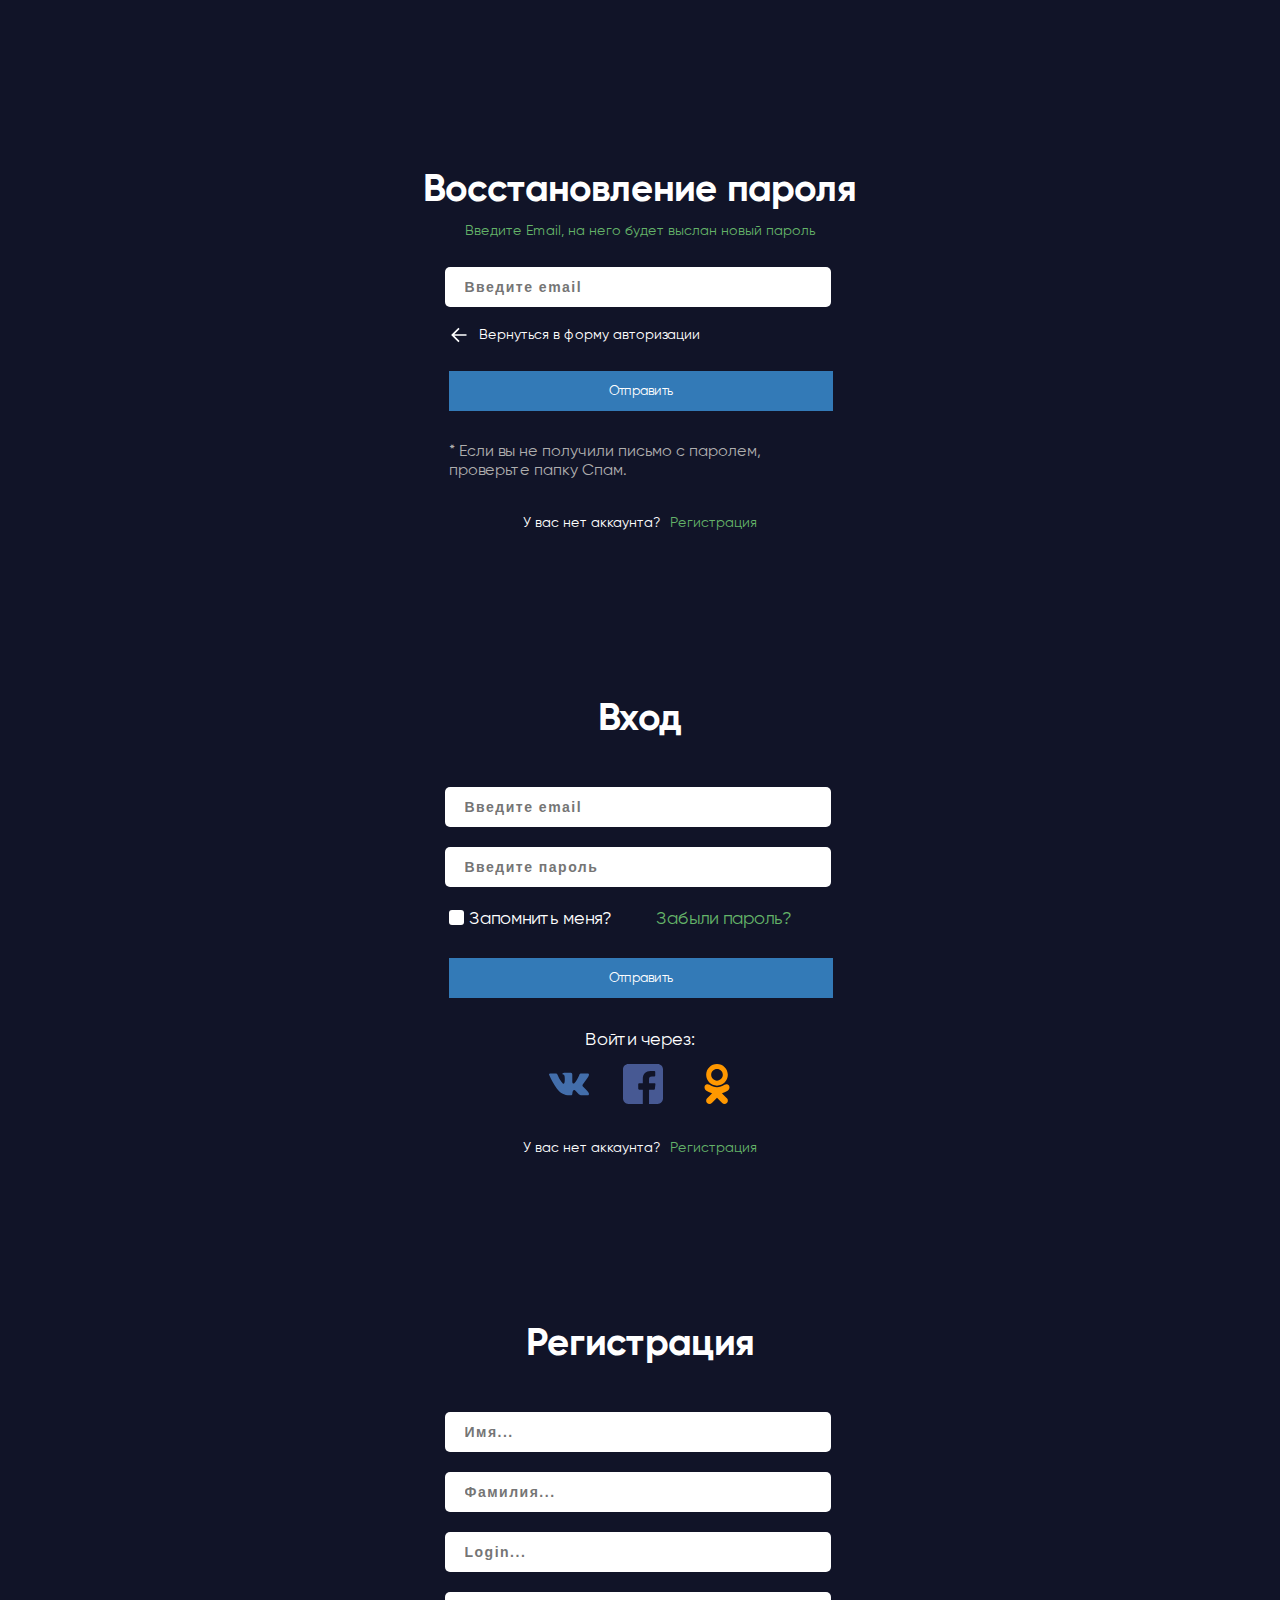
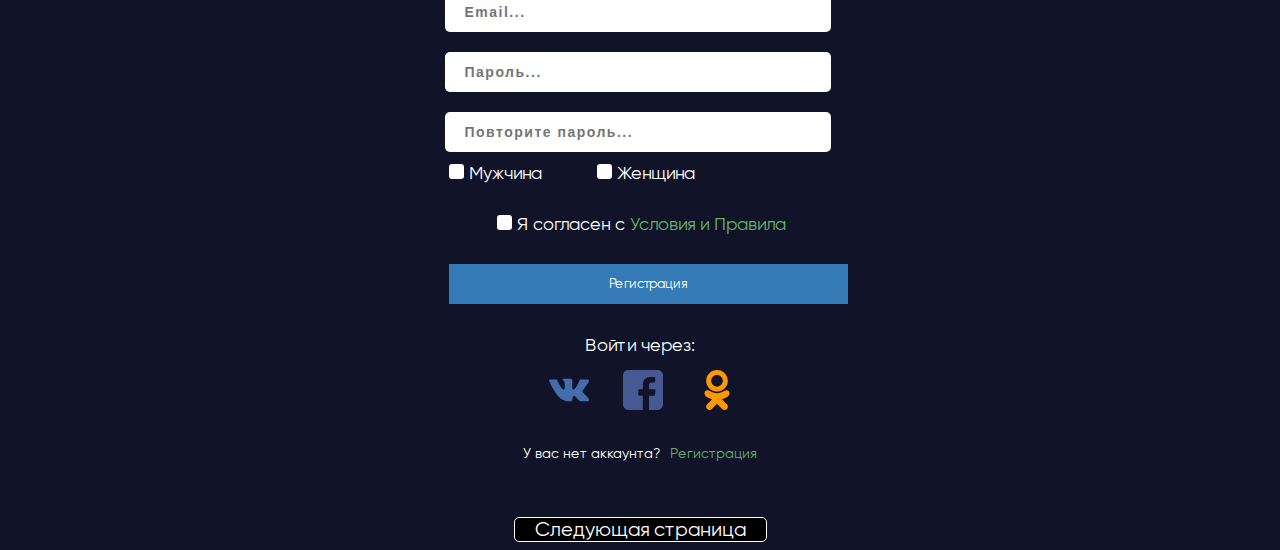
<file: index.html>
<!DOCTYPE html>
<html lang="en">

<head>
	<meta charset="UTF-8">
	<meta name="viewport" content="width=device-width, initial-scale=1.0">
	<link rel="stylesheet" href="css/style.css">
	<title>Document</title>
</head>

<body>



	<div class="wrapper">
		<div class="container">


			<div class="form__1">
				<section class="section">

					<h2 class="section__h2">
						Восстановление пароля
					</h2>

					<p class="section__p">
						Введите Email, на него будет выслан новый пароль
					</p>

				</section>


				<form action="#" class="form">

					<div class="input">
						<label class="form__label" for="name"></label>
						<input tabindex="1" id="name" autocomplete="off" type="email" name="form[]" data-error="Ошибка"
							placeholder="Введите email" class="input__label">
					</div>


					<div class="text">
						<p tabindex="2" class="text__p"><a href="#">Вернуться в форму авторизации</a></p>
					</div>

					<button autofocus class="btn" type="submit">
						Отправить
					</button>

					<div class="textt">
						<p class="p">
							* Если вы не получили письмо с паролем,
							проверьте папку Спам.
						</p>
					</div>



				</form>


				<div class="reg">
					<p class="reg__pp">
						У вас нет аккаунта? <span><a href="">Регистрация</a></span>
					</p>
				</div>

			</div>

			<div class="form__2">
				<section class="section">

					<h2 class="section__h2">
						Вход
					</h2>

					<!-- <p class="section__p">
							Введите Email, на него будет выслан новый пароль
						</p> -->

				</section>


				<form action="#" class="form2">

					<div class="input">
						<label class="form__label" for="name1"></label>
						<input tabindex="2" id="name1" autocomplete="off" type="email" name="form[]" data-error="Ошибка"
							placeholder="Введите email" class="input__label">
					</div>

					<div class="input">
						<label class="form__label" for="name2"></label>
						<input tabindex="3" id="name2" autocomplete="off" type="password" name="form[]" data-error="Ошибка"
							placeholder="Введите пароль" class="input__label">
					</div>

					<div class="text2">
						<input tabindex="4" id="chek" type="checkbox" name="form[]" data-error="Ошибка" data-value=""
							class="chekb">
						<label class="form2__label" for="chek">Запомнить меня?</label>

						<p class="inp__text">
							<a href="" class="form2__link">
								Забыли пароль?
							</a>
						</p>
					</div>

					<button  class="btn" type="submit">
						Отправить
					</button>

					<!-- <div class="textt">
						<p class="p">
							Если вы не получили письмо с паролем,
							проверьте папку Спам.
						</p>
					</div> -->



				</form>

				<div class="social">
					<h2 class="social__h2">
						Войти через:
					</h2>

					<div class="social__item">
						<a href="" class="social__link">
							<img src="img/vk.svg" alt="">
						</a>
						<a href="" class="social__link">
							<img src="img/facebook.svg" alt="">
						</a>
						<a href="" class="social__link">
							<img src="img/odnoklassniki.svg" alt="">
						</a>
					</div>
				</div>


				<div class="reg">
					<p class="reg__pp">
						У вас нет аккаунта? <span><a href="">Регистрация</a></span>
					</p>
				</div>

			</div>

			<div class="form__3">
				<section class="section">

					<h2 class="section__h2">
						Регистрация
					</h2>

					<!-- <p class="section__p">
							Введите Email, на него будет выслан новый пароль
						</p> -->

				</section>


				<form action="#" class="form2">

					<div class="input">
						<label class="form__label" for="name4"></label>
						<input tabindex="5" id="name4" autocomplete="off" type="email" name="form[]" data-error="Ошибка"
							placeholder="Имя..." class="input__label">
					</div>

					<div class="input">
						<label class="form__label" for="name5"></label>
						<input tabindex="6" id="name5" autocomplete="off" type="text" name="form[]" data-error="Ошибка"
							placeholder="Фамилия..." class="input__label">
					</div>

					<div class="input">
						<label class="form__label" for="name6"></label>
						<input tabindex="7" id="name6" autocomplete="off" type="text" name="form[]" data-error="Ошибка"
							placeholder="Login..." class="input__label">
					</div>
					<div class="input">
						<label class="form__label" for="name7"></label>
						<input tabindex="8" id="name7" autocomplete="off" type="email" name="form[]" data-error="Ошибка"
							placeholder="Email..." class="input__label">
					</div>

					<div class="input">
						<label class="form__label" for="name8"></label>
						<input tabindex="9" id="name8" autocomplete="off" type="password" name="form[]" data-error="Ошибка"
							placeholder="Пароль..." class="input__label">
					</div>
					<div class="input">
						<label class="form__label" for="name9"></label>
						<input tabindex="10" id="name9" autocomplete="off" type="password" name="form[]" data-error="Ошибка"
							placeholder="Повторите пароль..." class="input__label">
					</div>

					<div class="radio">
						<div class="radio__m">
							<input id="radiomale"  type="radio" name="form[]" data-error="Ошибка" data-value="" class="radio__mm">
							<label tabindex="11" class="label__m" for="radiomale">Мужчина</label>
						</div>
						<div class="radio__f">
							<input id="radiofemale"  type="radio" name="form[]" data-error="Ошибка" data-value="" class="radio__ff">
							<label tabindex="12" class="label__f" for="radiofemale">Женщина</label>
						</div>
						
					</div>

					<div class="text3">
						<input tabindex="13" id="chekbbb" type="checkbox" name="form[]" data-error="Ошибка" data-value=""
							class="chek__text">
						<label class="label__text" for="chekbbb">Я согласен с</label>

						<p class="inp__text">
							<a href="" class="form3__link">
								Условия и Правила
							</a>
						</p>
					</div>

					

					<button  class="btn" type="submit">
						Регистрация
					</button>

					



				</form>

				<div class="social">
					<h2 class="social__h2">
						Войти через:
					</h2>

					<div class="social__item">
						<a href="" class="social__link">
							<img src="img/vk.svg" alt="">
						</a>
						<a href="" class="social__link">
							<img src="img/facebook.svg" alt="">
						</a>
						<a href="" class="social__link">
							<img src="img/odnoklassniki.svg" alt="">
						</a>
					</div>
				</div>


				<div class="reg">
					<p class="reg__pp">
						У вас нет аккаунта? <span><a href="">Регистрация</a></span>
					</p>
				</div>

			</div>







		</div>

		<div class="lastpage">
			<a target="_blank" href="fast.html" class="link">
				Следующая страница
			</a>
		</div>
	</div>

</body>

</html>
</file>
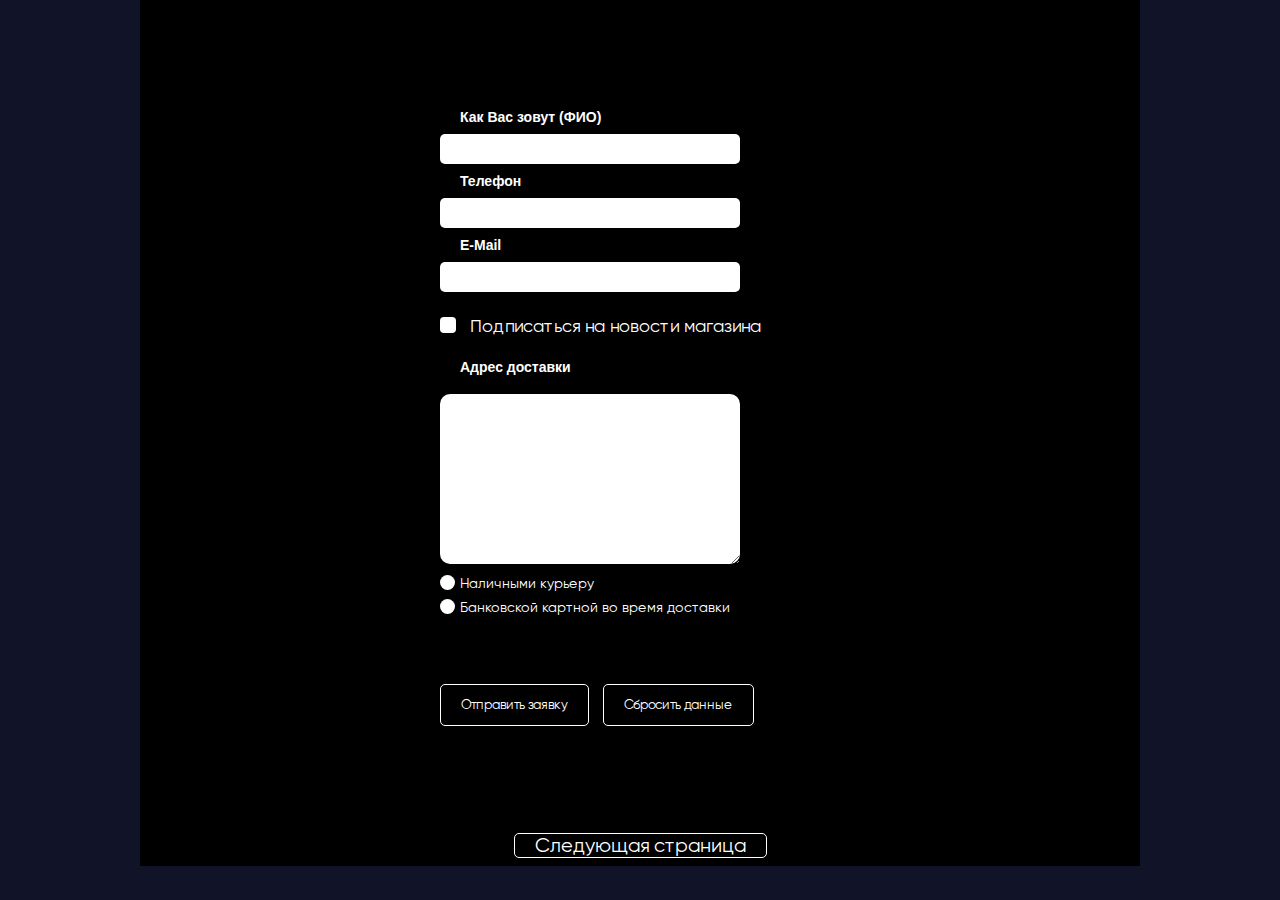
<file: fast.html>
<!DOCTYPE html>
<html lang="en">

<head>
	<meta charset="UTF-8">
	<meta name="viewport" content="width=device-width, initial-scale=1.0">
	<link rel="stylesheet" href="css/style.css">
	<title>Document</title>
</head>

<body>

	<div class="containerrr">

		<form action="#" class="fast">

			<div class="inp">
				<label class="name__input" for="username">Как Вас зовут (ФИО)</label>
				<input tabindex="1" minlength="0" id="username" autocomplete="off" type="text" name="form[]"
					data-error="Ошибка" data-value="" class="input">
			</div>

			<div class="inp">
				<label class="name__input" for="userpass">Телефон</label>
				<input tabindex="2" minlength="0" id="userpass" autocomplete="off" type="tel" name="form[]"
					data-error="Ошибка" data-value="" class="input">
			</div>

			<div class="inp">
				<label class="name__input" for="usermail">E-Mail</label>
				<input tabindex="3" minlength="0" id="usermail" autocomplete="off" type="email" name="form[]"
					data-error="Ошибка" data-value="" class="input">
			</div>

			<div class="inp">
				<!-- <label for="usermail">E-Mail</label> -->
				<input tabindex="4" class="propis__input" id="userpodpiska" type="checkbox" name="form[]"
					data-error="Ошибка">
				<label class="propis__label" for="userpodpiska">Подписаться на новости магазина</label>
			</div>

			<div class="inp">
				<label class="name__input" for="useradresss">Адрес доставки</label>
				<textarea tabindex="5" class="ares__textarea" id="useradresss" cols="30" rows="10"></textarea>
				<!-- <label for="userpodpiska">Подписаться на новости магазина</label> -->
			</div>


			<div class="inp1">
				<input class="curier__input" id="usercurier" type="radio" name="form[]" data-error="Ошибка" data-value="">
				<label tabindex="6" class="curier__label" for="usercurier">Наличными курьеру</label>
			</div>
			<div class="inp2">
				<input class="bank__input" id="userbank" type="radio" name="form[]" data-error="Ошибка" data-value="">
				<label tabindex="7" class="bank__label" for="userbank">Банковской картной во время доставки</label>
			</div>

			<div class="btnn">
				<button class="button" autofocus type="submit">
					Отправить заявку
				</button>
				<button class="button" type="reset">
					Сбросить данные
				</button>
			</div>

			<!-- 		<div class="butn">
			<input multiple   type="file" 
				class="button">
				<label for=""></label>
		</div>
 -->
		</form>

		<div class="lastpage">
			<a target="_blank" href="registr.html" class="link">
				Следующая страница
			</a>
		</div>

	</div>

</body>

</html>
</file>
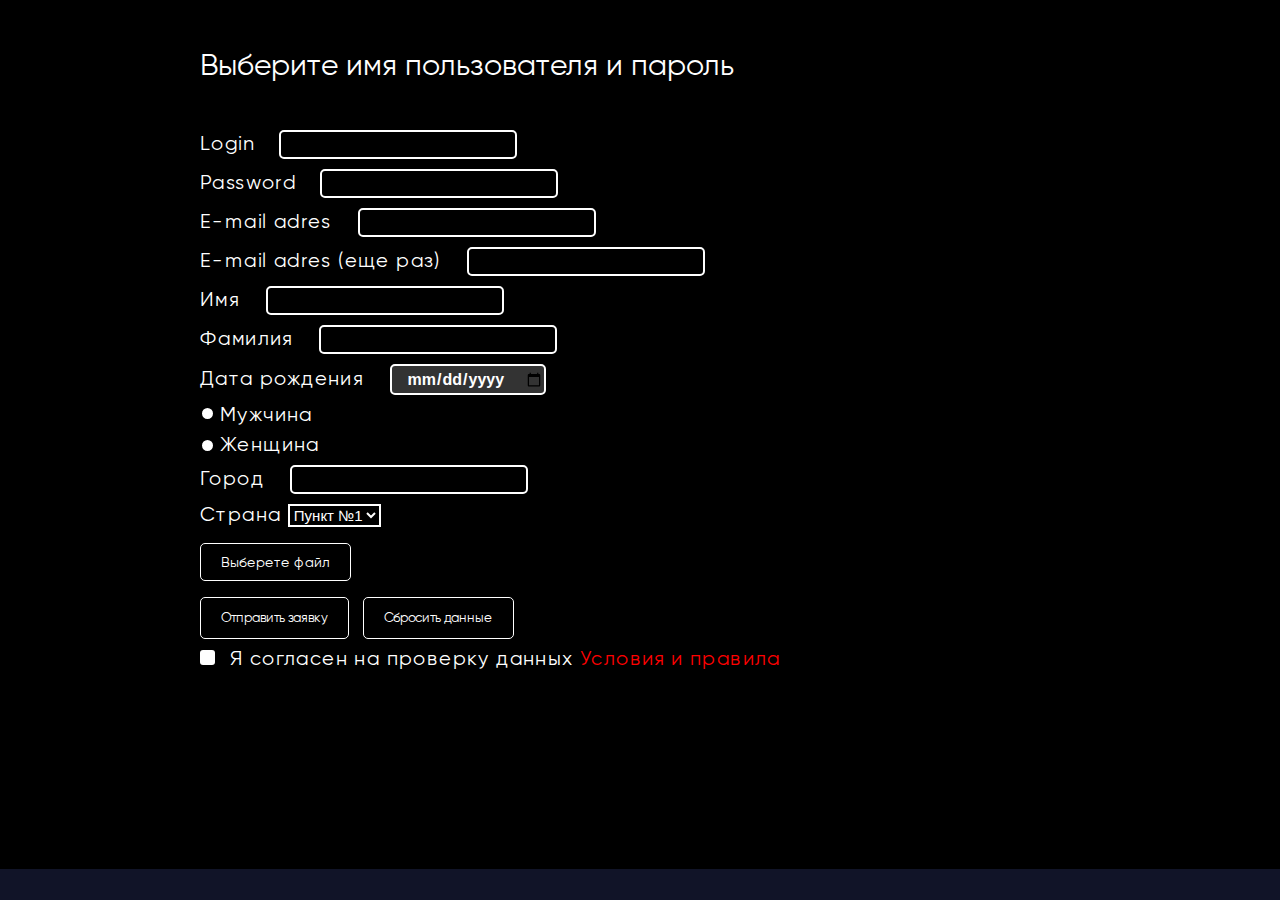
<file: registr.html>
<!DOCTYPE html>
<html lang="en">

<head>
	<meta charset="UTF-8">
	<meta name="viewport" content="width=device-width, initial-scale=1.0">
	<link rel="stylesheet" href="css/style.css">
	<title>Document</title>
</head>

<body>
	<div class="containerrrrs">

		<form action="#" class="regg">

			<section class="section__reg">
				<h2 class="h2__reg">
					Выберите имя пользователя и пароль
				</h2>
			</section>

			<div class="login">
				<label for="redlogin" class="reg__login">Login</label>
				<input minlength="1" required tabindex="1" id="redlogin" autocomplete="off" type="text" name="form[]"
					data-error="Ошибка" data-value="" class="reg__input">
			</div>
			<div class="password">
				<label for="redpass" class="reg__login">Password</label>
				<input minlength="1" required tabindex="2" id="redpass" autocomplete="off" type="text" name="form[]"
					data-error="Ошибка" data-value="" class="reg__input">
			</div>

			<div class="mail">
				<label for="regemail" class="reg__mail">E-mail adres</label>
				<input minlength="1" required tabindex="3" id="regemail" autocomplete="off" type="email" name="form[]"
					data-error="Ошибка" data-value="" class="reg__input">
			</div>
			<div class="mail">
				<label for="regemail1" class="reg__mail">E-mail adres (еще раз)</label>
				<input minlength="1" required tabindex="4" id="regemail1" autocomplete="off" type="email" name="form[]"
					data-error="Ошибка" data-value="" class="reg__input">
			</div>

			<div class="name">
				<label for="regname" class="reg__name">Имя</label>
				<input minlength="1" required tabindex="5" id="regname" autocomplete="off" type="text" name="form[]"
					data-error="Ошибка" data-value="" class="reg__input">
			</div>
			<div class="surname">
				<label for="regsurname" class="reg__surname">Фамилия</label>
				<input minlength="1" required tabindex="6" id="regsurname" autocomplete="off" type="text" name="form[]"
					data-error="Ошибка" data-value="" class="reg__input">
			</div>
			<div class="date">
				<label for="regsurdate" class="reg__surname">Дата рождения</label>
				<input required tabindex="7" id="regsurdate" autocomplete="off" type="date" value="" name="form[]"
					data-error="Ошибка" data-value="" class="reg__input date__inp">
			</div>

			<div class="radio1">
				<input tabindex="8" id="regradio1" type="radio" name="form[]" data-error="Ошибка" data-value=""
					class="reg__radio">
				<label tabindex="8" for="regradio1" class="reg__radio1">
					Мужчина</label>
			</div>

			<div class="radio2">
				<input tabindex="9" id="regradio2" type="radio" name="form[]" data-error="Ошибка" data-value=""
					class="reg__radio0">
				<label tabindex="9" for="regradio2" class="reg__radio2">
					Женщина</label>
			</div>

			<div class="sity">
				<label for="regsity" class="reg__sity">Город</label>
				<input tabindex="9" id="regsity" autocomplete="off" type="text" name="form[]" data-error="Ошибка"
					data-value="" class="reg__input">
			</div>

			<div class="counry">
				<label for="regcount" class="reg__country">Страна</label>
				<select id="regcount" tabindex="10" name="form[]" class="reg__counry">
					<option value="1" selected="selected">Пункт №1</option>
					<option value="2">Пункт №2</option>
					<option value="3">Пункт №3</option>
					<option value="4">Пункт №4</option>
					<option value="5">Пункт №5</option>
					<option value="6">Пункт №6</option>
					<option value="7">Пункт №7</option>
					<option value="8">Пункт №8</option>
				</select>
			</div>

			<div class="file">
				<label for="fille" class="filelabel">Выберете файл</label>
				<input id="fille" type="file" name="form[]" data-error="Ошибка" data-value="" class="fileinput">
			</div>

			<div class="btnn">
				<button class="button" autofocus type="submit">
					Отправить заявку
				</button>
				<button class="button" type="reset">
					Сбросить данные
				</button>
			</div>

			<div class="info">
				<input tabindex="11" id="reginfo" type="checkbox" name="form[]" data-error="Ошибка" data-value=""
					class="reg__cheked">
				<label tabindex="11" for="reginfo" class="reg__chek">
					Я согласен на проверку данных <a href="#" class="reg__link">Условия и правила</a>
				</label>
			</div>

		</form>

	</div>
</body>

</html>
</file>
<file: css/style.css>
@font-face {
  font-family: "Gilroy";
  src: url("../fonts/Gilroy-Regular.woff2") format("woff2"),
    url("../fonts/Gilroy-Regular.woff") format("woff");
  font-weight: normal;
  font-style: normal;
  font-display: swap;
}

@font-face {
  font-family: "Gilroy";
  src: url("../fonts/Gilroy-Bold.woff2") format("woff2"),
    url("../fonts/Gilroy-Bold.woff") format("woff");
  font-weight: bold;
  font-style: normal;
  font-display: swap;
}

@font-face {
  font-family: "Gilroy";
  src: url("Gilroy-Medium.woff2") format("woff2"),
    url("Gilroy-Medium.woff") format("woff");
  font-weight: 500;
  font-style: normal;
  font-display: swap;
}

@font-face {
  font-family: "Gilroy";
  src: url("Gilroy-Semibold.woff2") format("woff2"),
    url("Gilroy-Semibold.woff") format("woff");
  font-weight: 600;
  font-style: normal;
  font-display: swap;
}

@font-face {
  font-family: "Gilroy";
  src: url("Gilroy-Extrabold.woff2") format("woff2"),
    url("Gilroy-Extrabold.woff") format("woff");
  font-weight: 800;
  font-style: normal;
  font-display: swap;
}

/*Обнуление*/
* {
  padding: 0;
  margin: 0;
  border: 0;
}
*,
*:before,
*:after {
  -moz-box-sizing: border-box;
  -webkit-box-sizing: border-box;
  box-sizing: border-box;
}
:focus,
:active {
  outline: none;
}
a:focus,
a:active {
  outline: none;
}
nav,
footer,
header,
aside {
  display: block;
}
html,
body {
  height: 100%;
  width: 100%;
  font-size: 100%;
  line-height: 1;
  font-size: 14px;
  -ms-text-size-adjust: 100%;
  -moz-text-size-adjust: 100%;
  -webkit-text-size-adjust: 100%;
}
input,
button,
textarea {
  font-family: inherit;
}
input::-ms-clear {
  display: none;
}
button {
  cursor: pointer;
}
button::-moz-focus-inner {
  padding: 0;
  border: 0;
}
a,
a:visited {
  text-decoration: none;
}
a:hover {
  text-decoration: none;
}
ul li {
  list-style: none;
}
img {
  vertical-align: top;
}
h1,
h2,
h3,
h4,
h5,
h6 {
  font-size: inherit;
  font-weight: 400;
}
/*--------------------*/

body {
  font-family: "Gilroy";
  background-color: #111428;
}

.wrapper {
  /* overflow: hidden; */
  width: 100%;
  height: 100%;
}

.container {
  width: 100%;
  max-width: 443px;
  margin: 0 auto;
  color: #ffffff;
  text-align: center;
}

.lastpage {
  text-align: center;
  margin: 50px 0px 0px 0px;
}

.link {
  font-size: 20px;
  padding: 0px 20px 0px 20px;
  line-height: 40px;
  color: #fff;
  background-color: #000;
  border: 1px solid #fff;
  border-radius: 5px;
}

.section {
  text-align: center;
  margin: 168px 0px 0px 0px;
}

.section__h2 {
  font-size: 38px;
  line-height: 40px;
  font-weight: bold;
}

.section__p {
  margin: 15px 0px 0px 0px;
  color: #64b369;
  font-weight: semybold;
}

.form {
  width: 100%;
  max-width: 385px;
  margin: 20px 0px 0px 30px;
}
div.input {
  margin: 30px 0px 0px -19px;
}

.form__label {
}
.input__label {
  background-color: #fff;
  height: 40px;
  width: 386px;
  border-radius: 5px;
  padding: 0px 0px 0px 20px;
  font-size: 14px;
  font-weight: bold;
  letter-spacing: 1.2px;
  transition: 0.3s all;
}

.input__label:focus {
  transform: translateX(-4px);
  box-shadow: 0px 0px 10px 5px #000;
  /* background-color: #000; */
}

.input__label:focus::placeholder {
  opacity: 0;
}

.input__label::placeholder {
  font-weight: bold;
  letter-spacing: 1.5px;
}

.text {
  text-align-last: left;
  margin: 30px 0px 0px 0px;
  padding: 0px 0px 0px 0px;
}

.text__p {
  padding: 0px 0px 0px 30px;
  position: relative;
  transition: 0.3s all;
  display: inline-block;
}

.text__p a {
  color: #fff;
  transition: 0.3s all;
}

.text__p a:focus {
  color: #64b369;
}

.text__p:hover::after {
  left: 27px;
  width: 90%;
  bottom: -10px;
  opacity: 1;
}

.text__p a:hover {
  color: #64b369;
}

.text__p::after {
  content: "";
  width: 90%;
  display: inline-block;
  height: 3px;
  background-color: #64b369;
  position: absolute;
  bottom: 0px;
  left: 27px;
  z-index: 1;
  opacity: 0;
  transition: 0.3s all;
}

.text__p::before {
  position: absolute;
  top: -2px;
  left: 0px;
  z-index: 1;
  content: "";
  background: url("../img/arrow-left.svg") 0 0 no-repeat;
  width: 20px;
  height: 20px;
}

.p {
  font-size: 16px;
  line-height: 19px;
  color: #aeaeae;
  text-align: left;
  margin: 30px 0px 0px 0px;
}

.btn {
  margin: 30px 0px 0px 0px;
  text-align: center;
  line-height: 40px;
  padding: 0px 160px 0px 160px;
  background-color: #337ab7;
  color: #fff;
}

.reg {
  position: relative;
  font-family: "Gilroy";
  margin: 36px 0px 0px 0px;
  color: #fff;
}

.reg__pp span {
  padding: 0px 0px 0px 5px;
}

.reg__pp a {
  color: #64b369;
  position: relative;
}

.reg__pp a:hover::after {
  left: 0px;
  width: 100%;
  bottom: -5px;
  opacity: 1;
}

.reg__pp a:focus {
  color: #64b369;
}

.reg__pp a::after {
  content: "";
  width: 100%;
  display: inline-block;
  height: 3px;
  background-color: #64b369;
  position: absolute;
  bottom: 0px;
  left: 0px;
  z-index: 1;
  opacity: 0;
  transition: 0.3s all;
}

.form__2 {
  color: #fff;
}

.section {
}

.section__h2 {
}

.section__p {
}

.form2 {
  width: 100%;
  max-width: 385px;
  margin: 50px 0px 0px 30px;
}

.form__label2 {
}

.input__label2 {
}

.chekb {
  display: none;
}

.chekb:checked + .form2__label::after {
  opacity: 1;
}

.form2__label {
  padding: 0px 0px 0px 20px;
}

.form2__label::before {
  content: "";
  position: absolute;
  top: 3px;
  left: 0;
  z-index: 1;
  width: 15px;
  height: 15px;
  background-color: #fff;
  border-radius: 3px;
}
.form2__label::after {
  opacity: 0;
  content: "";
  position: absolute;
  top: 3px;
  left: 0;
  z-index: 1;
  width: 15px;
  height: 15px;
  background: url("../img/images.png") center / 20px 20px no-repeat;
  transition: 0.2s all;
}

.text2 {
  position: relative;
  text-align: left;
  margin: 30px 0px 0px 0px;
  font-size: 18px;
  line-height: 21px;
  color: #ffffff;
}

.form2 {
  font-size: 18px;
  color: #fff;
  line-height: 21px;
}

.form2__link {
  color: #64b369;
  font-size: 18px;
  margin: 0px 0px 0px 40px;
}

.form2__link::after {
  content: "";
  width: 35%;
  display: inline-block;
  height: 3px;
  background-color: #64b369;
  position: absolute;
  bottom: 0px;
  left: 210px;
  z-index: 1;
  opacity: 0;
  transition: 0.3s all;
}
.form2__link:hover::after {
  bottom: -5px;
  opacity: 1;
}

.inp__text {
  display: inline-block;
  margin: 0px 0px 0px 75px;
}

.social {
  margin: 30px 0px 0px 0px;
}

.social__h2 {
  font-size: 18px;
  line-height: 21px;
  color: #ffffff;
}

.social__item {
  margin: 15px 25px 0px 0px;
}

.social__link {
  display: inline-block;
  margin: 0px 0px 0px 30px;
}

.social__link:last-child {
  /* margin: 0px 0px 0px 0px; */
}

.radio {
  margin: 20px 0px 0px 0px;
  text-align: left;
}

.radio__m {
  display: inline-block;
  position: relative;
}

.radio__mm {
  display: none;
}

.label__m {
  margin: 0px 0px 0px 20px;
}

.radio__f {
  margin: 0px 0px 0px 50px;
}

.label__m::before {
  content: "";
  position: absolute;
  top: 2px;
  left: 0;
  z-index: 1;
  width: 15px;
  height: 15px;
  background-color: #fff;
  opacity: 1;
  border-radius: 20%;
}

.label__m::after {
  content: "";
  position: absolute;
  top: 4px;
  left: 2px;
  z-index: 1;
  width: 11px;
  height: 11px;
  background-color: #337ab7;
  /* background:url('../img/11111.png') center / 16.5px 16.5px no-repeat; */
  border-radius: 20%;
  opacity: 0;
  transform: scale(0.4);
  transition: 0.3s all;
}

.radio__mm:checked + .label__m::after {
  opacity: 1;
  transform: scale(1);
}

.radio__ff {
  display: none;
}

.label__f::after {
  content: "";
  position: absolute;
  top: 4px;
  left: 2px;
  z-index: 1;
  width: 11px;
  height: 11px;
  background-color: #337ab7;
  /* background:url('../img/11111.png') center / 16.5px 16.5px no-repeat; */
  border-radius: 30%;
  opacity: 0;
  transform: scale(0.4);
  transition: 0.3s all;
}

.label__f::before {
  content: "";
  position: absolute;
  top: 2px;
  left: 0;
  z-index: 1;
  width: 15px;
  height: 15px;
  background-color: #fff;
  opacity: 1;
  border-radius: 20%;
}

.radio__ff:checked + .label__f::after {
  opacity: 1;
  transform: scale(1);
}

.radio__f {
  display: inline-block;
  margin: 0px 0px 0px 50px;
  position: relative;
  padding: 0px 0px 0px 20px;
}

.text3 {
  position: relative;
}

.chek__text {
  display: none;
}

.label__text {
  position: relative;
  padding: 0px 0px 0px 20px;
}

.label__text::before {
  position: absolute;
  content: "";
  width: 15px;
  height: 15px;
  top: 2px;
  left: 0;
  z-index: 1;
  border-radius: 3px;
  background-color: #fff;
}

.chek__text:checked + .label__text::after {
  opacity: 1;
}

.label__text::after {
  content: "";
  position: absolute;
  top: 2px;
  left: 0;
  z-index: 1;
  width: 15px;
  height: 15px;
  background: url("../img/images.png") center / 20px 20px no-repeat;
  opacity: 0;
  transition: 0.3s all;
}

.text3 {
  margin: 30px 0px 0px 0px;
}

.inp__text {
  margin: 0px 0px 0px 0px;
}

.form3__link {
  color: #64b369;
  display: inline-block;
}

.containerrr {
  width: 100%;
  max-width: 1000px;
  margin: 0 auto;
  color: #fff;

  background-color: #000;
}

.fast {
  padding: 100px 0px 50px 0px;
  margin: 0px 0px 0px 300px;
}

.inp {
  margin: 10px 0px 0px 0px;
}

.name__input {
  font-weight: 800;
  font-family: Arial, "Helvetica Neue", Helvetica, sans-serif;
  display: block;
  padding: 0px 0px 0px 20px;
}

.input {
  height: 30px;
  padding: 0px 0px 0px 15px;
  border-radius: 5px;
  width: 300px;
  margin: 10px 0px 0px 0px;
  font-family: Arial, "Helvetica Neue", Helvetica, sans-serif;
  font-weight: 600;
  transition: 0.3s all;
}

.input:focus {
  transform: scale(1.03);
  box-shadow: 0px 0px 3px 5px #000;
}

.propis__input {
  display: none;
}

.propis__label {
  display: inline-block;
  margin: 15px 0px 15px 0px;
  padding: 0px 0px 0px 30px;
  position: relative;
  font-size: 18px;
}

.propis__label::before {
  content: "";
  position: absolute;
  top: 0px;
  left: 0;
  z-index: 1;
  width: 16px;
  height: 16px;
  background-color: #fff;
  border-radius: 4px;
}
.propis__label::after {
  content: "";
  position: absolute;
  top: -3px;
  left: -0.8px;
  z-index: 1;
  width: 21px;
  height: 21px;
  background: url("../img/checkbox.png") center / cover no-repeat;
  border-radius: 4px;
  opacity: 0;
}

.propis__input:checked + .propis__label::after {
  opacity: 1;
}

.ares__textarea {
  border-radius: 10px;
  resize: vertical;
  width: 300px;
  padding: 20px 0px 0px 20px;
  margin: 20px 0px 0px 0px;
  transition: 0.3s all;
}

.ares__textarea:focus {
  transform: scale(1.03);
  box-shadow: 0px 0px 3px 5px #000;
}

.inp1 {
  margin: 10px 0px 0px 0px;
}

.inp2 {
  margin: 10px 0px 0px 0px;
}

.curier__input {
  display: none;
}

.curier__label {
  position: relative;
  padding: 0px 0px 0px 20px;
}

.bank__label {
  position: relative;
  padding: 0px 0px 0px 20px;
}

.curier__label::before {
  content: "";
  position: absolute;
  top: 0;
  left: 0;
  z-index: 1;
  width: 15px;
  height: 15px;
  border-radius: 50%;
  background-color: #fff;
}
.curier__label::after {
  content: "";
  position: absolute;
  top: 0px;
  left: 0px;
  z-index: 1;
  width: 15px;
  height: 15px;
  border-radius: 50%;
  background: url("../img/radio__red.png") 0 0 / 17px 17px no-repeat;
  opacity: 0;
}

.curier__input:checked + .curier__label::after {
  opacity: 1;
}
.bank__input:checked + .bank__label::after {
  opacity: 1;
}

.bank__input {
  display: none;
}

.bank__label::before {
  text-align: left;
  content: "";
  position: absolute;
  top: 0;
  left: 0;
  z-index: 1;
  width: 15px;
  height: 15px;
  border-radius: 50%;
  background-color: #fff;
}
.bank__label::after {
  content: "";
  position: absolute;
  top: 0px;
  left: 0px;
  z-index: 1;
  width: 15px;
  height: 15px;
  border-radius: 50%;
  background: url("../img/radio__red.png") 0 0 / 17px 17px no-repeat;
  opacity: 0;
}

.btnn {
  margin: 70px 0px 0px 0px;
}

.button {
  padding: 0px 20px 0px 20px;
  line-height: 40px;
  color: #fff;
  background-color: #000;
  border: 1px solid #fff;
  border-radius: 5px;
  margin: 0px 10px 0px 0px;
}

.containerrrrs {
  width: 100%;
  max-width: 1800px;
  background-color: #000;
  margin: 0 auto;
}

.regg {
  color: #fff;
  padding: 0px 0px 200px 200px;
}

.section__reg {
}

.h2__reg {
  font-size: 30px;
  padding: 50px 0px 50px 0px;
}

.login {
}

.reg__login {
  font-size: 20px;
  letter-spacing: 1.4px;
}

.reg__input {
  font-family: Arial, "Helvetica Neue", Helvetica, sans-serif;
  padding: 0px 0px 0px 15px;
  margin: 0px 0px 0px 20px;
  border: 2px solid #fff;
  border-radius: 5px;
  background-color: #000;
  color: #fff;
  font-size: 16px;
  font-weight: 600;
  line-height: 25px;
  transition: 0.3s all;
}

.reg__input:focus {
  transform: scale(1.1);
  box-shadow: 0px 0px 5px 3px #fff;
}

.password {
  margin: 10px 0px 0px 0px;
}

.mail {
  margin: 10px 0px 0px 0px;
  font-size: 20px;
  letter-spacing: 1.4px;
}

.reg__mail {
}

.name {
  margin: 10px 0px 0px 0px;
  font-size: 20px;
  letter-spacing: 1.4px;
}

.reg__name {
}

.surname {
  margin: 10px 0px 0px 0px;
  font-size: 20px;
  letter-spacing: 1.4px;
}

.reg__surname {
}

.date {
	margin: 10px 0px 0px 0px;
	font-size: 20px;
	letter-spacing: 1.4px;
}

.date option {
	background-color: #000;
	color: #fff;
	font-size: 15px;
	font-family: Arial,
	"Helvetica Neue",
	Helvetica,
	sans-serif;
	border: 2px solid #fff;
	width: 100px;
}

.date__inp {
	background-color: #333;
}

.radio1 {
  margin: 10px 0px 0px 0px;
  font-size: 20px;
  letter-spacing: 1.4px;
}

.reg__radio {
  display: none;
}

.reg__radio1 {
  position: relative;
  padding: 0px 0px 0px 20px;
}

.reg__radio1::before {
  content: "";
  position: absolute;
  top: 3px;
  left: 0px;
  z-index: 1;
  width: 15px;
  height: 15px;
  background-color: #fff;
  border: 2px solid #000;
  border-radius: 50%;
}

.reg__radio1::after {
  content: "";
  position: absolute;
  top: 3px;
  left: 0px;
  z-index: 1;
  width: 15px;
  height: 15px;
  background-color: #000;
  border: 2px solid #fff;
  border-radius: 50%;
  opacity: 0;
  transition: 0.3s all;
  transform: scale(0);
}

.reg__radio:checked + .reg__radio1::after {
  opacity: 1;
  /* left: 0px; */
  transform: scale(1.1);
}
.reg__radio0:checked + .reg__radio2::after {
  opacity: 1;
  /* left: 0px; */
  transform: scale(1.1);
}

.radio2 {
  position: relative;
  margin: 10px 0px 0px 0px;
  font-size: 20px;
  letter-spacing: 1.4px;
}

.reg__radio0 {
  display: none;
}

.reg__radio2 {
  padding: 0px 0px 0px 20px;
}
.reg__radio2::before {
  content: "";
  position: absolute;
  top: 3px;
  left: 0px;
  z-index: 1;
  width: 15px;
  height: 15px;
  background-color: #fff;
  border: 2px solid #000;
  border-radius: 50%;
}
.reg__radio2::after {
  content: "";
  position: absolute;
  top: 3px;
  left: 0px;
  z-index: 1;
  width: 15px;
  height: 15px;
  background-color: #000;
  border: 2px solid #fff;
  border-radius: 50%;
  opacity: 0;
  transition: 0.3s all;
  transform: scale(0);
}

.sity {
  margin: 10px 0px 0px 0px;
  font-size: 20px;
  letter-spacing: 1.4px;
}

.reg__sity {
}

.counry {
  margin: 10px 0px 0px 0px;
  font-size: 20px;
  letter-spacing: 1.4px;
}

.reg__country {
}

.reg__counry {
  background-color: #000;
  color: #fff;
  font-size: 15px;
  font-family: Arial, "Helvetica Neue", Helvetica, sans-serif;
  border: 2px solid #fff;
}

.info {
  margin: 10px 0px 0px 0px;
  font-size: 20px;
  letter-spacing: 1.4px;
}

.reg__cheked {
  display: none;
}

.reg__chek {
  padding: 0px 0px 0px 30px;
  position: relative;
}

.reg__chek::before {
  content: "";
  position: absolute;
  top: 3px;
  left: 0;
  z-index: 1;
  width: 15px;
  height: 15px;
  background-color: #fff;
  border-radius: 3px;
}
.reg__chek::after {
  content: "";
  position: absolute;
  top: 3px;
  left: 0;
  z-index: 1;
  width: 15px;
  height: 15px;
  background: url("../img/krest.png") 0 0 / 15px 15px no-repeat;
  border-radius: 3px;
  opacity: 0;
}

.reg__cheked:checked + .reg__chek::after {
  opacity: 1;
}

.reg__link {
  margin: 10px 0px 0px 0px;
  font-size: 20px;
  letter-spacing: 1.4px;
  color: red;
}


.file {
	position: absolute;
	margin: 15px 0px 15px 0px;
}

.filelabel {
	position: relative;
	    padding:10px 20px 10px 20px;
	    line-height: 40px;
	    color: #fff;
	    background-color: #000;
	    border: 1px solid #fff;
	    border-radius: 5px;
	    margin: 0px 10px 0px 0px;
}

.fileinput {
	position: absolute;
	top: 0;
	left: 0;
	width: 100%;
	height: 100%;
	font-size: 0;
	opacity: 0;
	cursor: pointer;
}

/* .fileinput:checked + .fale */
</file>
